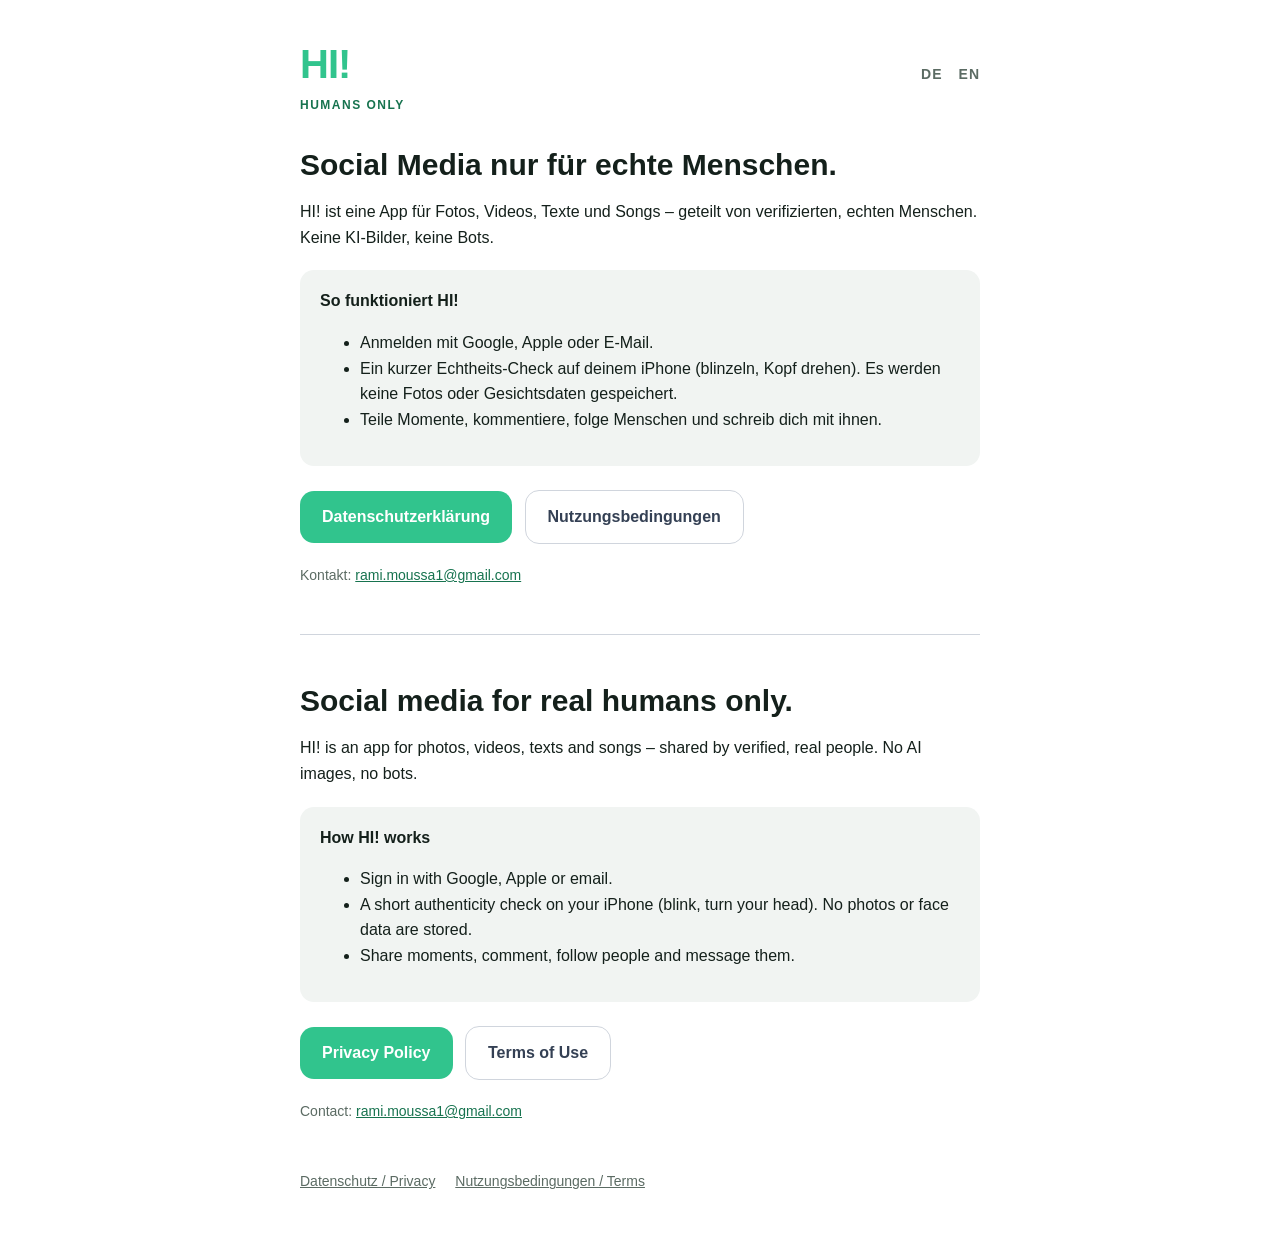
<file: index.html>
<!doctype html>
<html lang="de">
<head>
  <meta charset="utf-8">
  <meta name="viewport" content="width=device-width, initial-scale=1">
  <title>HI! – Humans only</title>
  <meta name="description" content="HI! – Social Media nur für echte Menschen. Social media for real humans only.">
  <link rel="stylesheet" href="style.css">
</head>
<body>
<main>
  <header>
    <div>
      <a class="logo" href="./">HI!</a>
      <div class="slogan">HUMANS ONLY</div>
    </div>
    <nav class="lang"><a href="#de">DE</a><a href="#en">EN</a></nav>
  </header>

  <section id="de" lang="de">
    <h1>Social Media nur für echte Menschen.</h1>
    <p>HI! ist eine App für Fotos, Videos, Texte und Songs – geteilt von verifizierten, echten Menschen. Keine KI-Bilder, keine Bots.</p>
    <div class="card">
      <strong>So funktioniert HI!</strong>
      <ul>
        <li>Anmelden mit Google, Apple oder E-Mail.</li>
        <li>Ein kurzer Echtheits-Check auf deinem iPhone (blinzeln, Kopf drehen). Es werden keine Fotos oder Gesichtsdaten gespeichert.</li>
        <li>Teile Momente, kommentiere, folge Menschen und schreib dich mit ihnen.</li>
      </ul>
    </div>
    <p>
      <a class="button" href="privacy.html#de">Datenschutzerklärung</a>
      <a class="button secondary" href="terms.html#de">Nutzungsbedingungen</a>
    </p>
    <p class="muted">Kontakt: <a href="mailto:rami.moussa1@gmail.com">rami.moussa1@gmail.com</a></p>
  </section>

  <hr>

  <section id="en" lang="en">
    <h1>Social media for real humans only.</h1>
    <p>HI! is an app for photos, videos, texts and songs – shared by verified, real people. No AI images, no bots.</p>
    <div class="card">
      <strong>How HI! works</strong>
      <ul>
        <li>Sign in with Google, Apple or email.</li>
        <li>A short authenticity check on your iPhone (blink, turn your head). No photos or face data are stored.</li>
        <li>Share moments, comment, follow people and message them.</li>
      </ul>
    </div>
    <p>
      <a class="button" href="privacy.html#en">Privacy Policy</a>
      <a class="button secondary" href="terms.html#en">Terms of Use</a>
    </p>
    <p class="muted">Contact: <a href="mailto:rami.moussa1@gmail.com">rami.moussa1@gmail.com</a></p>
  </section>

  <footer>
    <a href="privacy.html">Datenschutz / Privacy</a>
    <a href="terms.html">Nutzungsbedingungen / Terms</a>
  </footer>
</main>
</body>
</html>
</file>
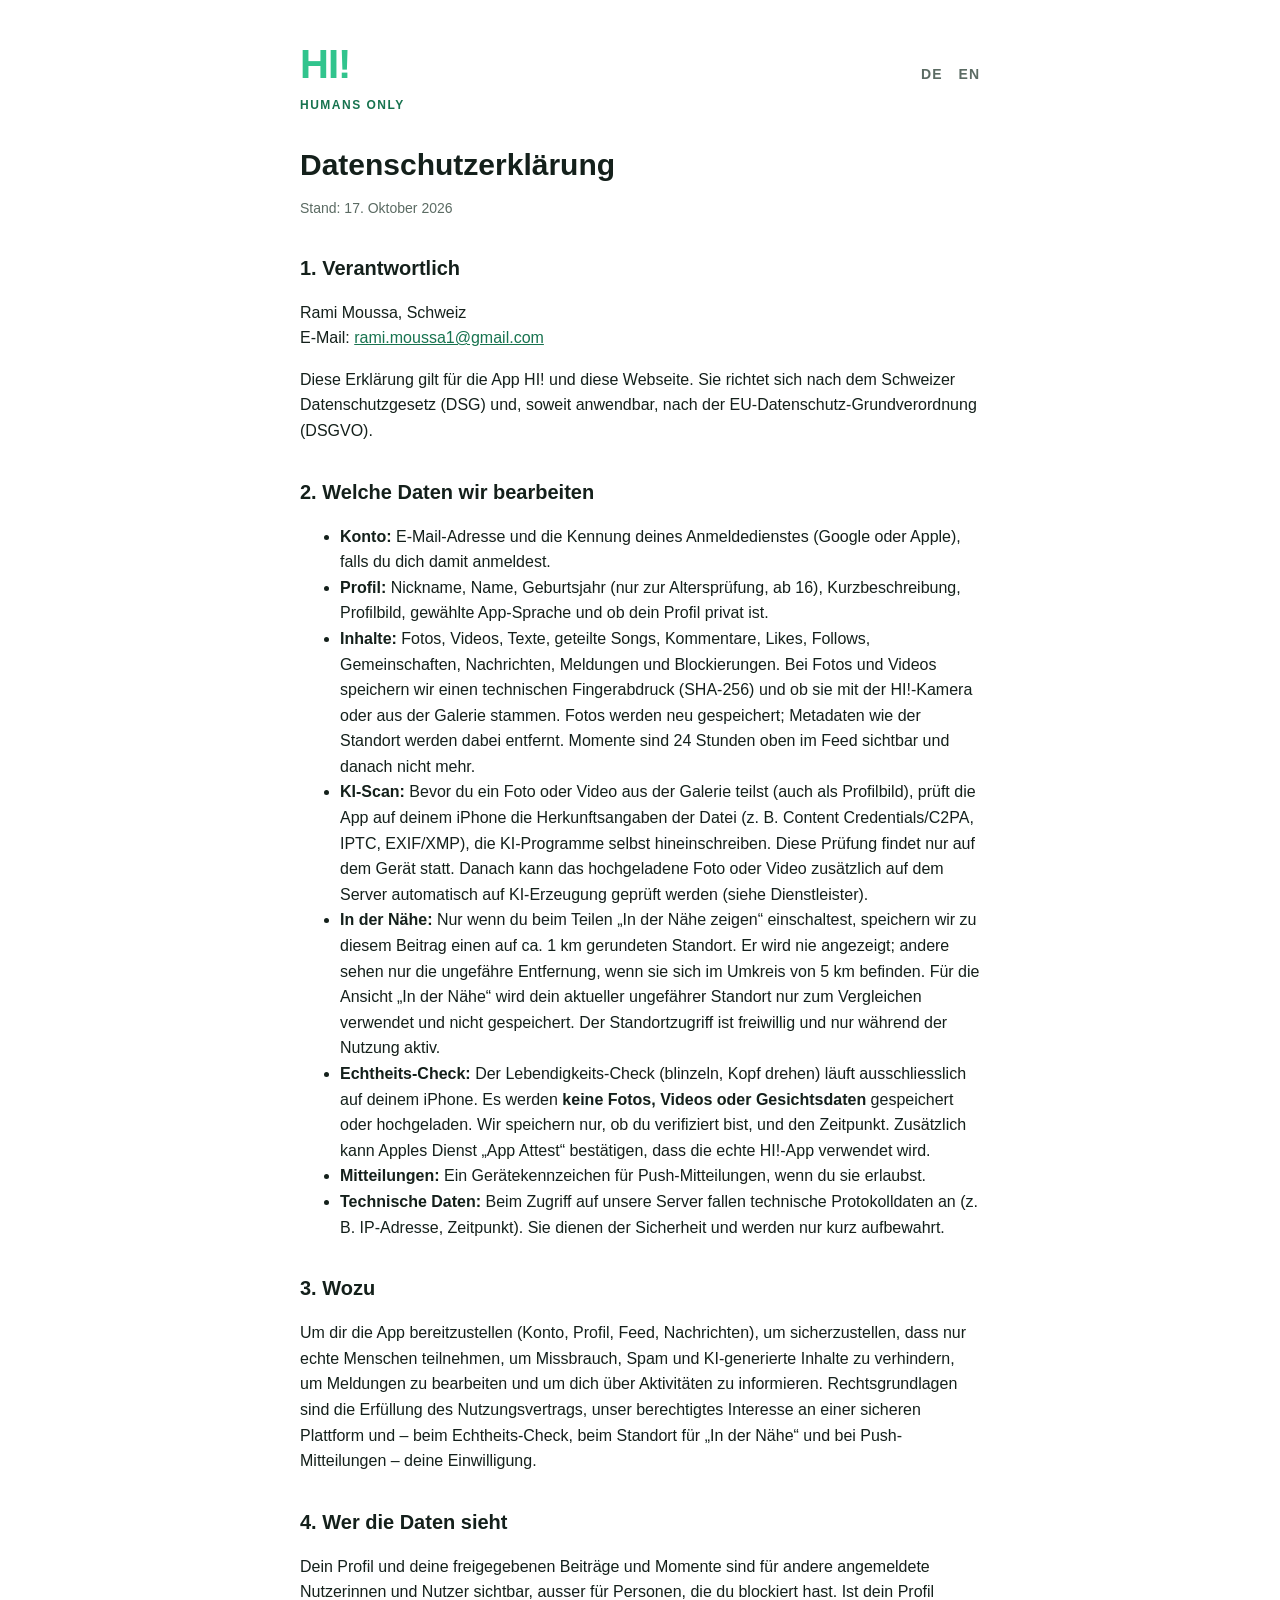
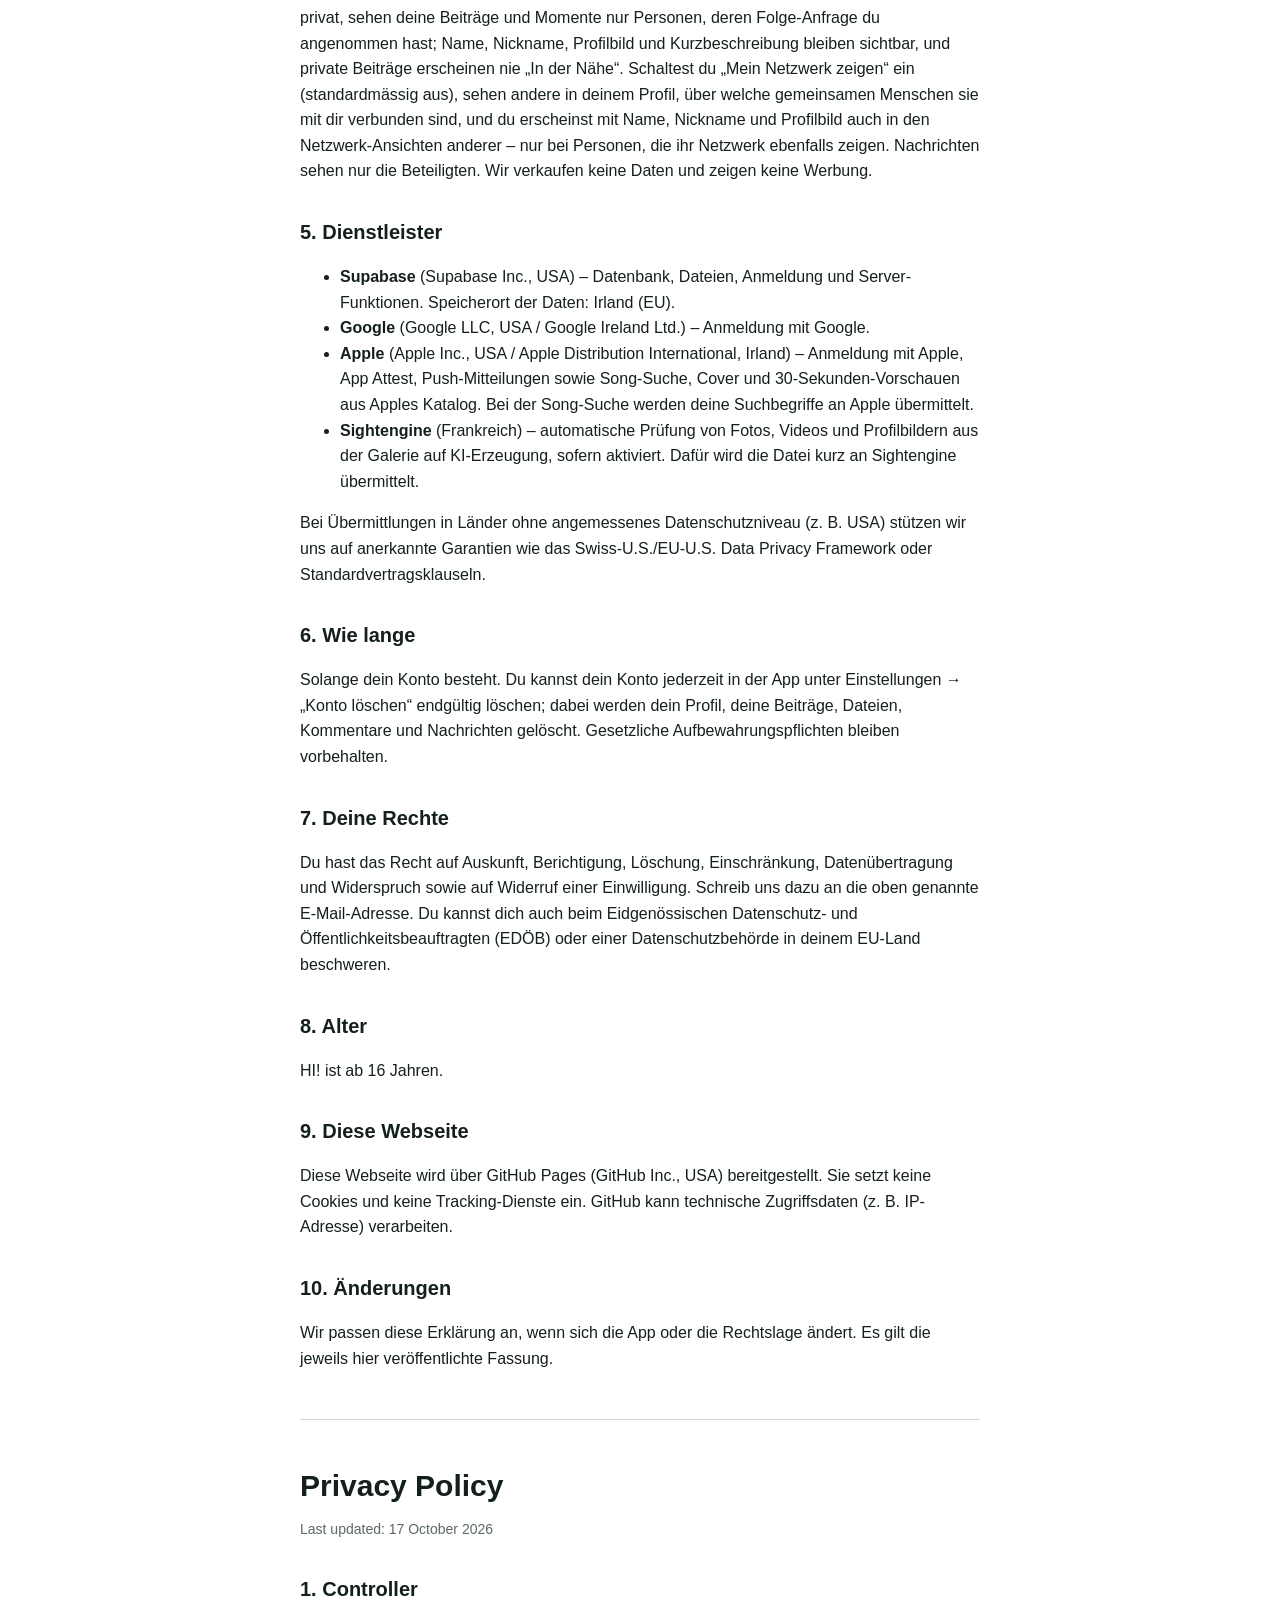
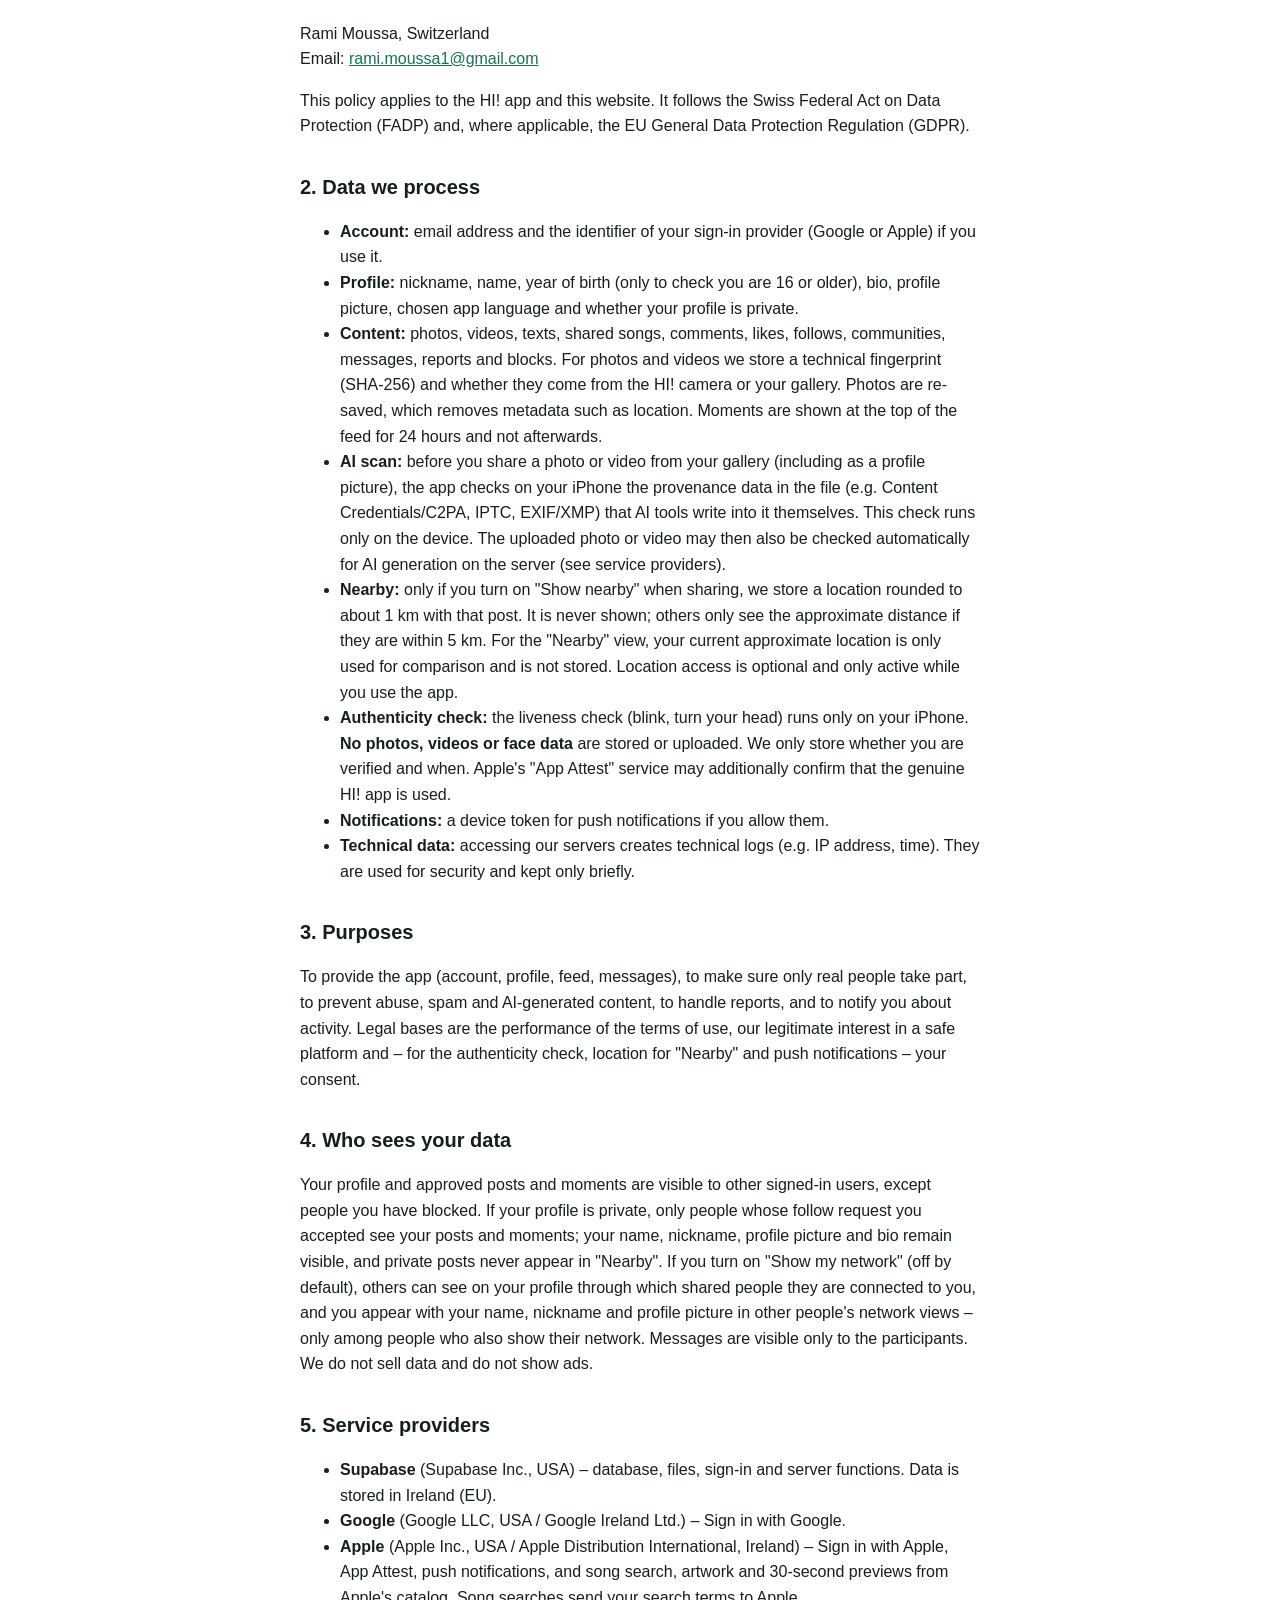
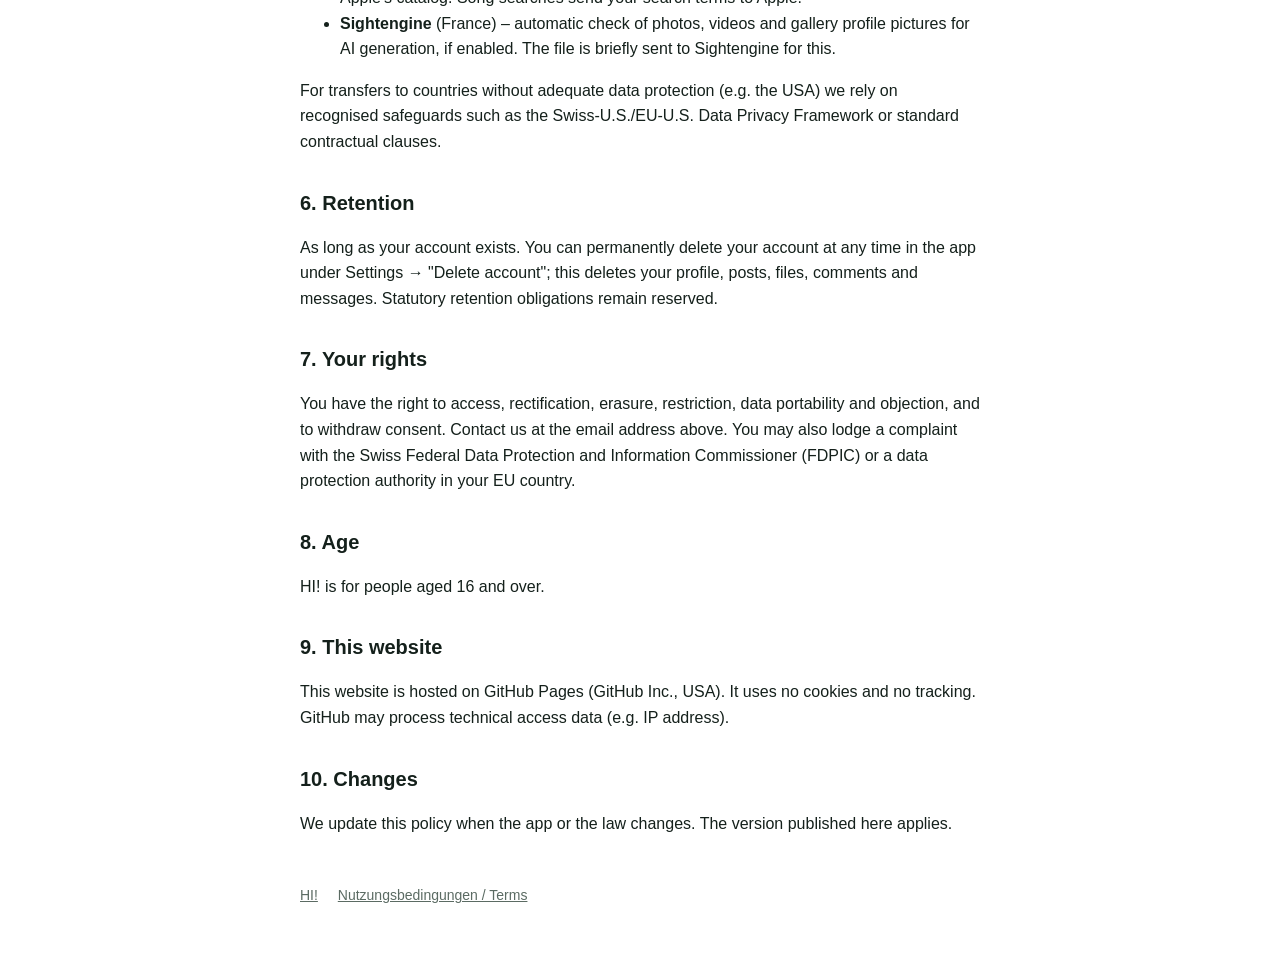
<file: privacy.html>
<!doctype html>
<html lang="de">
<head>
  <meta charset="utf-8">
  <meta name="viewport" content="width=device-width, initial-scale=1">
  <title>HI! – Datenschutzerklärung / Privacy Policy</title>
  <link rel="stylesheet" href="style.css">
</head>
<body>
<main>
  <header>
    <div>
      <a class="logo" href="./">HI!</a>
      <div class="slogan">HUMANS ONLY</div>
    </div>
    <nav class="lang"><a href="#de">DE</a><a href="#en">EN</a></nav>
  </header>

  <section id="de" lang="de">
    <h1>Datenschutzerklärung</h1>
    <p class="muted">Stand: 17. Oktober 2026</p>

    <h2>1. Verantwortlich</h2>
    <p>Rami Moussa, Schweiz<br>E-Mail: <a href="mailto:rami.moussa1@gmail.com">rami.moussa1@gmail.com</a></p>
    <p>Diese Erklärung gilt für die App HI! und diese Webseite. Sie richtet sich nach dem Schweizer Datenschutzgesetz (DSG) und, soweit anwendbar, nach der EU-Datenschutz-Grundverordnung (DSGVO).</p>

    <h2>2. Welche Daten wir bearbeiten</h2>
    <ul>
      <li><strong>Konto:</strong> E-Mail-Adresse und die Kennung deines Anmeldedienstes (Google oder Apple), falls du dich damit anmeldest.</li>
      <li><strong>Profil:</strong> Nickname, Name, Geburtsjahr (nur zur Altersprüfung, ab 16), Kurzbeschreibung, Profilbild, gewählte App-Sprache und ob dein Profil privat ist.</li>
      <li><strong>Inhalte:</strong> Fotos, Videos, Texte, geteilte Songs, Kommentare, Likes, Follows, Gemeinschaften, Nachrichten, Meldungen und Blockierungen. Bei Fotos und Videos speichern wir einen technischen Fingerabdruck (SHA-256) und ob sie mit der HI!-Kamera oder aus der Galerie stammen. Fotos werden neu gespeichert; Metadaten wie der Standort werden dabei entfernt. Momente sind 24 Stunden oben im Feed sichtbar und danach nicht mehr.</li>
      <li><strong>KI-Scan:</strong> Bevor du ein Foto oder Video aus der Galerie teilst (auch als Profilbild), prüft die App auf deinem iPhone die Herkunftsangaben der Datei (z. B. Content Credentials/C2PA, IPTC, EXIF/XMP), die KI-Programme selbst hineinschreiben. Diese Prüfung findet nur auf dem Gerät statt. Danach kann das hochgeladene Foto oder Video zusätzlich auf dem Server automatisch auf KI-Erzeugung geprüft werden (siehe Dienstleister).</li>
      <li><strong>In der Nähe:</strong> Nur wenn du beim Teilen „In der Nähe zeigen“ einschaltest, speichern wir zu diesem Beitrag einen auf ca. 1 km gerundeten Standort. Er wird nie angezeigt; andere sehen nur die ungefähre Entfernung, wenn sie sich im Umkreis von 5 km befinden. Für die Ansicht „In der Nähe“ wird dein aktueller ungefährer Standort nur zum Vergleichen verwendet und nicht gespeichert. Der Standortzugriff ist freiwillig und nur während der Nutzung aktiv.</li>
      <li><strong>Echtheits-Check:</strong> Der Lebendigkeits-Check (blinzeln, Kopf drehen) läuft ausschliesslich auf deinem iPhone. Es werden <strong>keine Fotos, Videos oder Gesichtsdaten</strong> gespeichert oder hochgeladen. Wir speichern nur, ob du verifiziert bist, und den Zeitpunkt. Zusätzlich kann Apples Dienst „App Attest“ bestätigen, dass die echte HI!-App verwendet wird.</li>
      <li><strong>Mitteilungen:</strong> Ein Gerätekennzeichen für Push-Mitteilungen, wenn du sie erlaubst.</li>
      <li><strong>Technische Daten:</strong> Beim Zugriff auf unsere Server fallen technische Protokolldaten an (z. B. IP-Adresse, Zeitpunkt). Sie dienen der Sicherheit und werden nur kurz aufbewahrt.</li>
    </ul>

    <h2>3. Wozu</h2>
    <p>Um dir die App bereitzustellen (Konto, Profil, Feed, Nachrichten), um sicherzustellen, dass nur echte Menschen teilnehmen, um Missbrauch, Spam und KI-generierte Inhalte zu verhindern, um Meldungen zu bearbeiten und um dich über Aktivitäten zu informieren. Rechtsgrundlagen sind die Erfüllung des Nutzungsvertrags, unser berechtigtes Interesse an einer sicheren Plattform und – beim Echtheits-Check, beim Standort für „In der Nähe“ und bei Push-Mitteilungen – deine Einwilligung.</p>

    <h2>4. Wer die Daten sieht</h2>
    <p>Dein Profil und deine freigegebenen Beiträge und Momente sind für andere angemeldete Nutzerinnen und Nutzer sichtbar, ausser für Personen, die du blockiert hast. Ist dein Profil privat, sehen deine Beiträge und Momente nur Personen, deren Folge-Anfrage du angenommen hast; Name, Nickname, Profilbild und Kurzbeschreibung bleiben sichtbar, und private Beiträge erscheinen nie „In der Nähe“. Schaltest du „Mein Netzwerk zeigen“ ein (standardmässig aus), sehen andere in deinem Profil, über welche gemeinsamen Menschen sie mit dir verbunden sind, und du erscheinst mit Name, Nickname und Profilbild auch in den Netzwerk-Ansichten anderer – nur bei Personen, die ihr Netzwerk ebenfalls zeigen. Nachrichten sehen nur die Beteiligten. Wir verkaufen keine Daten und zeigen keine Werbung.</p>

    <h2>5. Dienstleister</h2>
    <ul>
      <li><strong>Supabase</strong> (Supabase Inc., USA) – Datenbank, Dateien, Anmeldung und Server-Funktionen. Speicherort der Daten: Irland (EU).</li>
      <li><strong>Google</strong> (Google LLC, USA / Google Ireland Ltd.) – Anmeldung mit Google.</li>
      <li><strong>Apple</strong> (Apple Inc., USA / Apple Distribution International, Irland) – Anmeldung mit Apple, App Attest, Push-Mitteilungen sowie Song-Suche, Cover und 30-Sekunden-Vorschauen aus Apples Katalog. Bei der Song-Suche werden deine Suchbegriffe an Apple übermittelt.</li>
      <li><strong>Sightengine</strong> (Frankreich) – automatische Prüfung von Fotos, Videos und Profilbildern aus der Galerie auf KI-Erzeugung, sofern aktiviert. Dafür wird die Datei kurz an Sightengine übermittelt.</li>
    </ul>
    <p>Bei Übermittlungen in Länder ohne angemessenes Datenschutzniveau (z. B. USA) stützen wir uns auf anerkannte Garantien wie das Swiss-U.S./EU-U.S. Data Privacy Framework oder Standardvertragsklauseln.</p>

    <h2>6. Wie lange</h2>
    <p>Solange dein Konto besteht. Du kannst dein Konto jederzeit in der App unter Einstellungen → „Konto löschen“ endgültig löschen; dabei werden dein Profil, deine Beiträge, Dateien, Kommentare und Nachrichten gelöscht. Gesetzliche Aufbewahrungspflichten bleiben vorbehalten.</p>

    <h2>7. Deine Rechte</h2>
    <p>Du hast das Recht auf Auskunft, Berichtigung, Löschung, Einschränkung, Datenübertragung und Widerspruch sowie auf Widerruf einer Einwilligung. Schreib uns dazu an die oben genannte E-Mail-Adresse. Du kannst dich auch beim Eidgenössischen Datenschutz- und Öffentlichkeitsbeauftragten (EDÖB) oder einer Datenschutzbehörde in deinem EU-Land beschweren.</p>

    <h2>8. Alter</h2>
    <p>HI! ist ab 16 Jahren.</p>

    <h2>9. Diese Webseite</h2>
    <p>Diese Webseite wird über GitHub Pages (GitHub Inc., USA) bereitgestellt. Sie setzt keine Cookies und keine Tracking-Dienste ein. GitHub kann technische Zugriffsdaten (z. B. IP-Adresse) verarbeiten.</p>

    <h2>10. Änderungen</h2>
    <p>Wir passen diese Erklärung an, wenn sich die App oder die Rechtslage ändert. Es gilt die jeweils hier veröffentlichte Fassung.</p>
  </section>

  <hr>

  <section id="en" lang="en">
    <h1>Privacy Policy</h1>
    <p class="muted">Last updated: 17 October 2026</p>

    <h2>1. Controller</h2>
    <p>Rami Moussa, Switzerland<br>Email: <a href="mailto:rami.moussa1@gmail.com">rami.moussa1@gmail.com</a></p>
    <p>This policy applies to the HI! app and this website. It follows the Swiss Federal Act on Data Protection (FADP) and, where applicable, the EU General Data Protection Regulation (GDPR).</p>

    <h2>2. Data we process</h2>
    <ul>
      <li><strong>Account:</strong> email address and the identifier of your sign-in provider (Google or Apple) if you use it.</li>
      <li><strong>Profile:</strong> nickname, name, year of birth (only to check you are 16 or older), bio, profile picture, chosen app language and whether your profile is private.</li>
      <li><strong>Content:</strong> photos, videos, texts, shared songs, comments, likes, follows, communities, messages, reports and blocks. For photos and videos we store a technical fingerprint (SHA-256) and whether they come from the HI! camera or your gallery. Photos are re-saved, which removes metadata such as location. Moments are shown at the top of the feed for 24 hours and not afterwards.</li>
      <li><strong>AI scan:</strong> before you share a photo or video from your gallery (including as a profile picture), the app checks on your iPhone the provenance data in the file (e.g. Content Credentials/C2PA, IPTC, EXIF/XMP) that AI tools write into it themselves. This check runs only on the device. The uploaded photo or video may then also be checked automatically for AI generation on the server (see service providers).</li>
      <li><strong>Nearby:</strong> only if you turn on "Show nearby" when sharing, we store a location rounded to about 1 km with that post. It is never shown; others only see the approximate distance if they are within 5 km. For the "Nearby" view, your current approximate location is only used for comparison and is not stored. Location access is optional and only active while you use the app.</li>
      <li><strong>Authenticity check:</strong> the liveness check (blink, turn your head) runs only on your iPhone. <strong>No photos, videos or face data</strong> are stored or uploaded. We only store whether you are verified and when. Apple's "App Attest" service may additionally confirm that the genuine HI! app is used.</li>
      <li><strong>Notifications:</strong> a device token for push notifications if you allow them.</li>
      <li><strong>Technical data:</strong> accessing our servers creates technical logs (e.g. IP address, time). They are used for security and kept only briefly.</li>
    </ul>

    <h2>3. Purposes</h2>
    <p>To provide the app (account, profile, feed, messages), to make sure only real people take part, to prevent abuse, spam and AI-generated content, to handle reports, and to notify you about activity. Legal bases are the performance of the terms of use, our legitimate interest in a safe platform and – for the authenticity check, location for "Nearby" and push notifications – your consent.</p>

    <h2>4. Who sees your data</h2>
    <p>Your profile and approved posts and moments are visible to other signed-in users, except people you have blocked. If your profile is private, only people whose follow request you accepted see your posts and moments; your name, nickname, profile picture and bio remain visible, and private posts never appear in "Nearby". If you turn on "Show my network" (off by default), others can see on your profile through which shared people they are connected to you, and you appear with your name, nickname and profile picture in other people's network views – only among people who also show their network. Messages are visible only to the participants. We do not sell data and do not show ads.</p>

    <h2>5. Service providers</h2>
    <ul>
      <li><strong>Supabase</strong> (Supabase Inc., USA) – database, files, sign-in and server functions. Data is stored in Ireland (EU).</li>
      <li><strong>Google</strong> (Google LLC, USA / Google Ireland Ltd.) – Sign in with Google.</li>
      <li><strong>Apple</strong> (Apple Inc., USA / Apple Distribution International, Ireland) – Sign in with Apple, App Attest, push notifications, and song search, artwork and 30-second previews from Apple's catalog. Song searches send your search terms to Apple.</li>
      <li><strong>Sightengine</strong> (France) – automatic check of photos, videos and gallery profile pictures for AI generation, if enabled. The file is briefly sent to Sightengine for this.</li>
    </ul>
    <p>For transfers to countries without adequate data protection (e.g. the USA) we rely on recognised safeguards such as the Swiss-U.S./EU-U.S. Data Privacy Framework or standard contractual clauses.</p>

    <h2>6. Retention</h2>
    <p>As long as your account exists. You can permanently delete your account at any time in the app under Settings → "Delete account"; this deletes your profile, posts, files, comments and messages. Statutory retention obligations remain reserved.</p>

    <h2>7. Your rights</h2>
    <p>You have the right to access, rectification, erasure, restriction, data portability and objection, and to withdraw consent. Contact us at the email address above. You may also lodge a complaint with the Swiss Federal Data Protection and Information Commissioner (FDPIC) or a data protection authority in your EU country.</p>

    <h2>8. Age</h2>
    <p>HI! is for people aged 16 and over.</p>

    <h2>9. This website</h2>
    <p>This website is hosted on GitHub Pages (GitHub Inc., USA). It uses no cookies and no tracking. GitHub may process technical access data (e.g. IP address).</p>

    <h2>10. Changes</h2>
    <p>We update this policy when the app or the law changes. The version published here applies.</p>
  </section>

  <footer>
    <a href="./">HI!</a>
    <a href="terms.html">Nutzungsbedingungen / Terms</a>
  </footer>
</main>
</body>
</html>
</file>
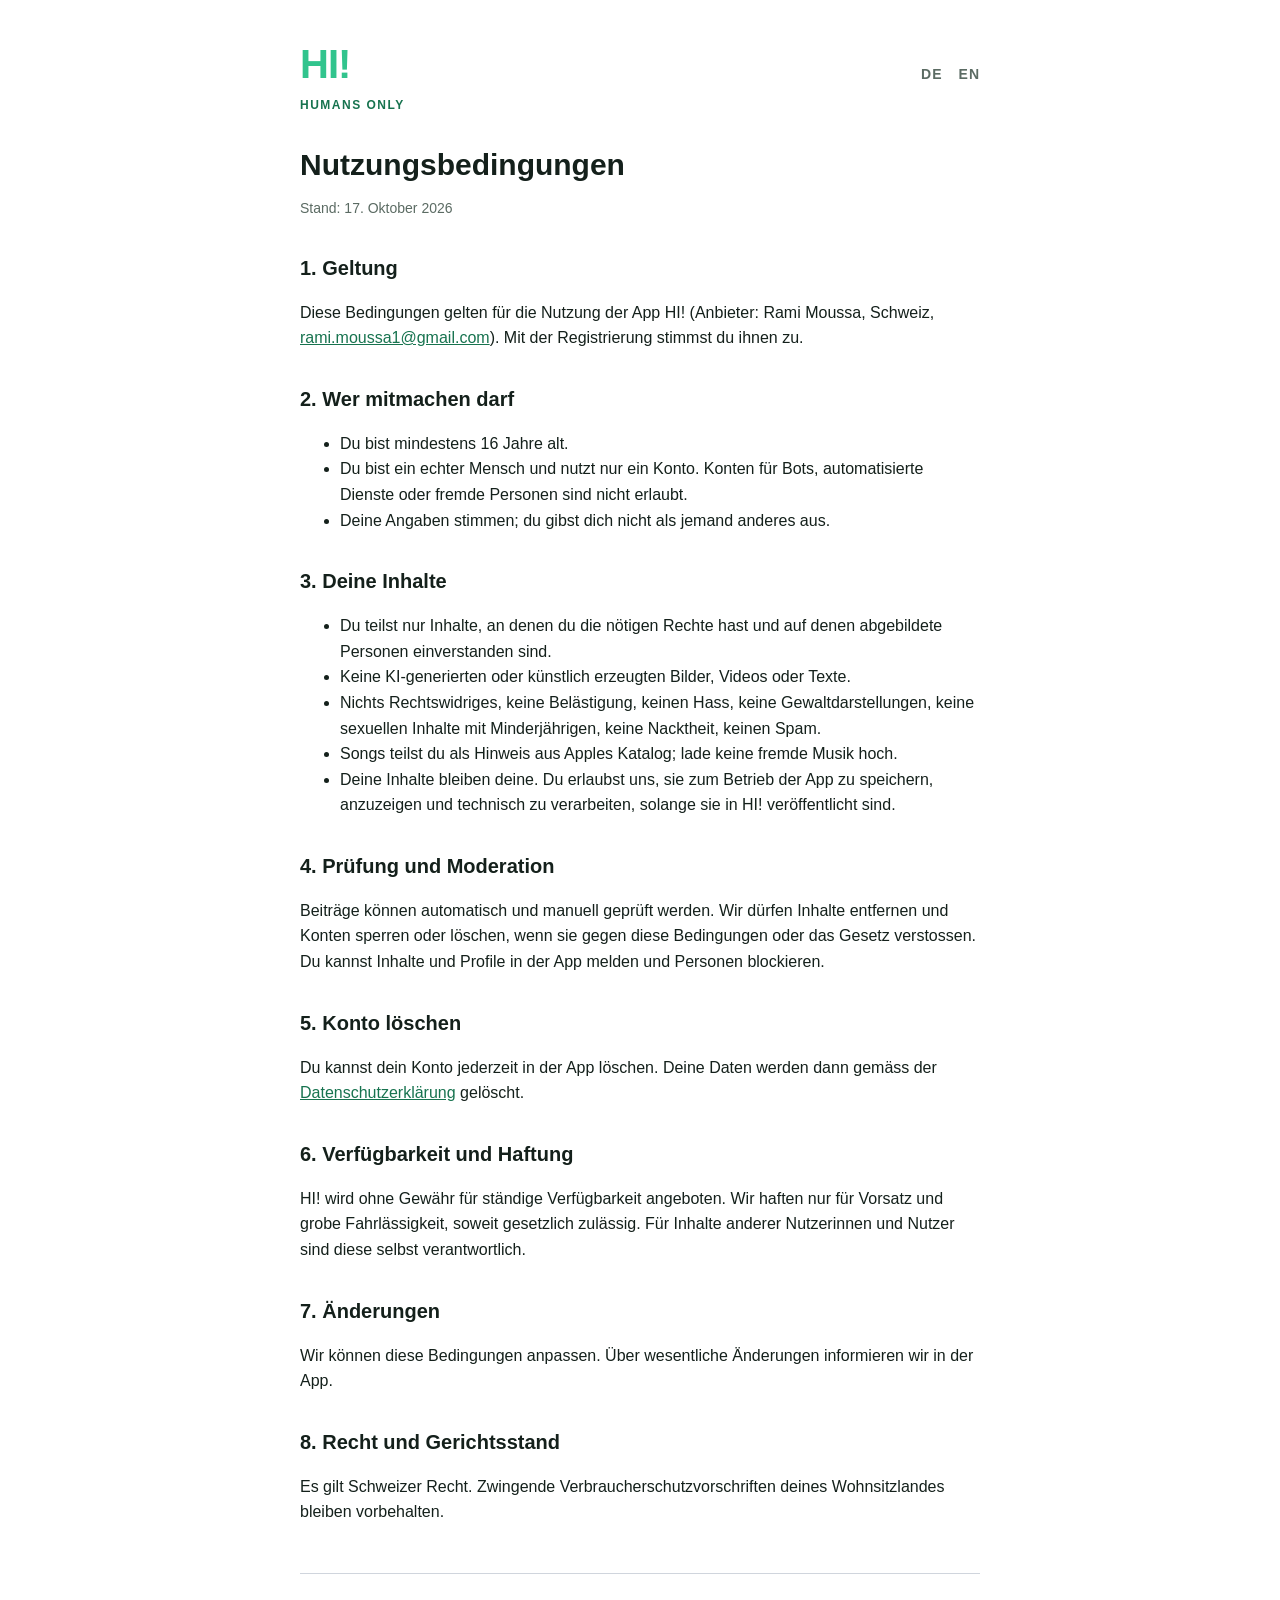
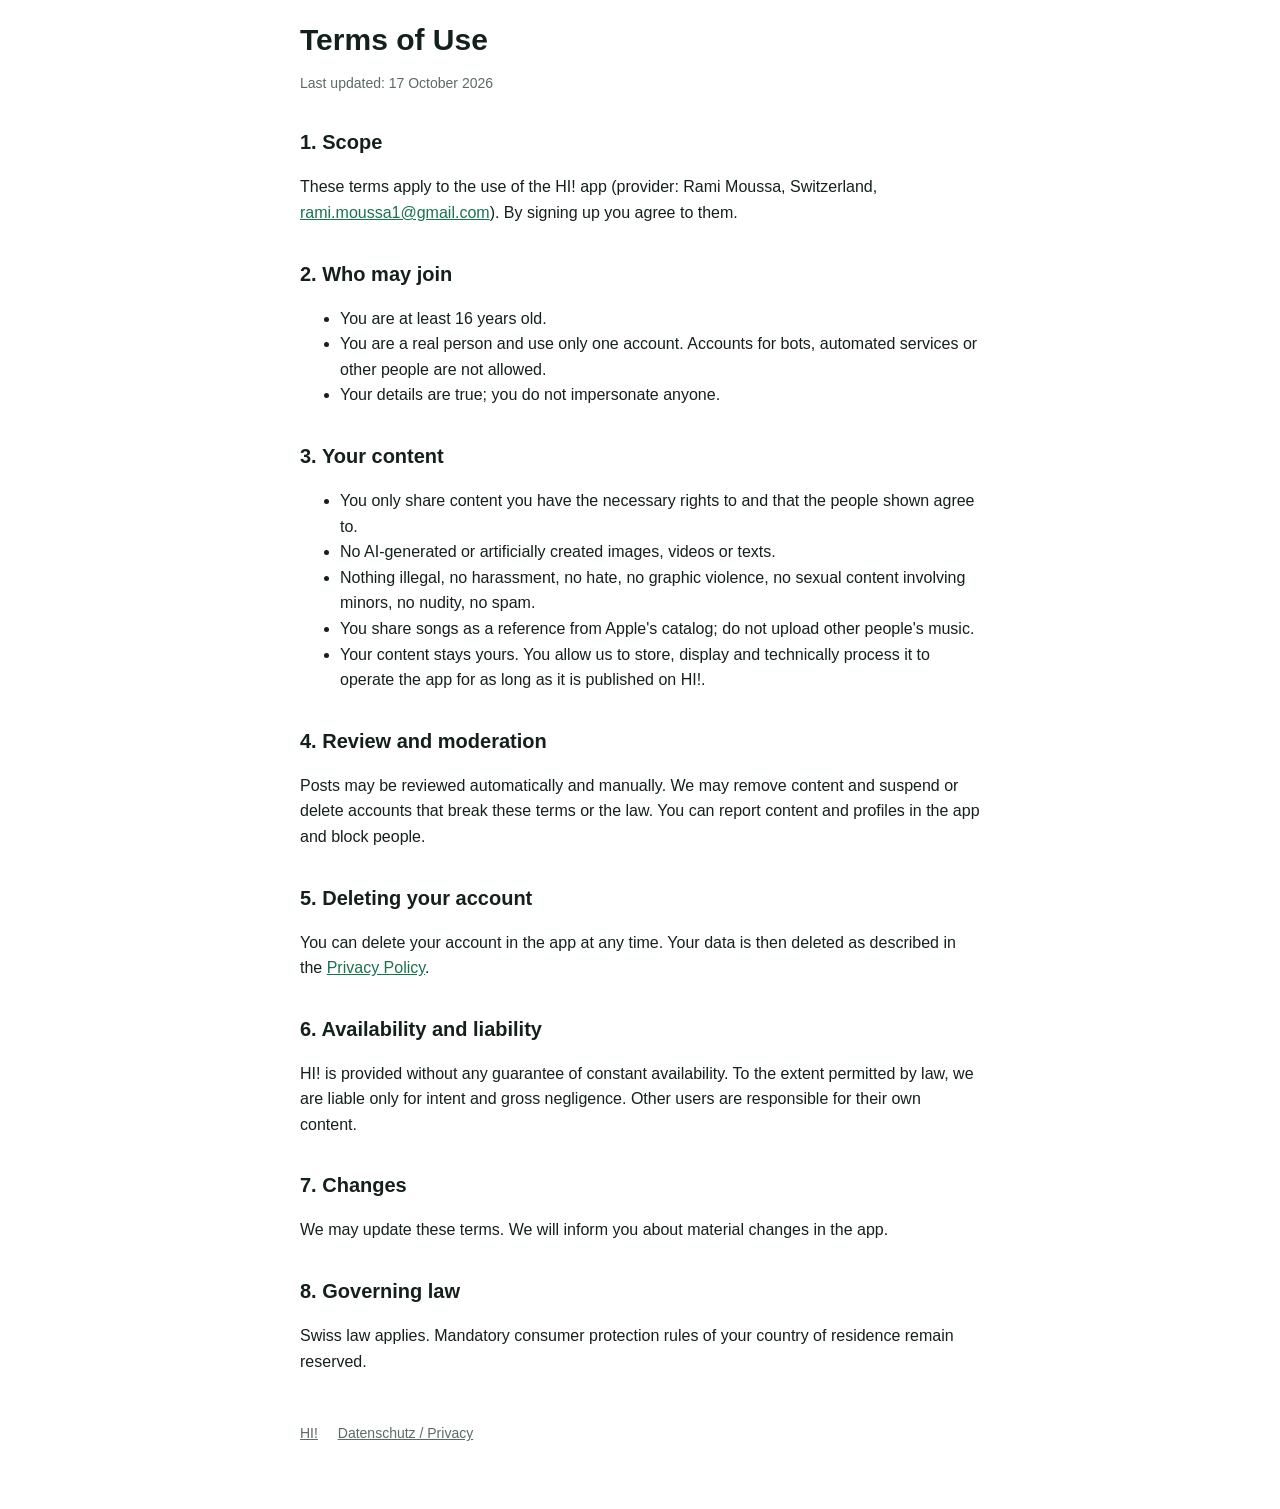
<file: terms.html>
<!doctype html>
<html lang="de">
<head>
  <meta charset="utf-8">
  <meta name="viewport" content="width=device-width, initial-scale=1">
  <title>HI! – Nutzungsbedingungen / Terms of Use</title>
  <link rel="stylesheet" href="style.css">
</head>
<body>
<main>
  <header>
    <div>
      <a class="logo" href="./">HI!</a>
      <div class="slogan">HUMANS ONLY</div>
    </div>
    <nav class="lang"><a href="#de">DE</a><a href="#en">EN</a></nav>
  </header>

  <section id="de" lang="de">
    <h1>Nutzungsbedingungen</h1>
    <p class="muted">Stand: 17. Oktober 2026</p>

    <h2>1. Geltung</h2>
    <p>Diese Bedingungen gelten für die Nutzung der App HI! (Anbieter: Rami Moussa, Schweiz, <a href="mailto:rami.moussa1@gmail.com">rami.moussa1@gmail.com</a>). Mit der Registrierung stimmst du ihnen zu.</p>

    <h2>2. Wer mitmachen darf</h2>
    <ul>
      <li>Du bist mindestens 16 Jahre alt.</li>
      <li>Du bist ein echter Mensch und nutzt nur ein Konto. Konten für Bots, automatisierte Dienste oder fremde Personen sind nicht erlaubt.</li>
      <li>Deine Angaben stimmen; du gibst dich nicht als jemand anderes aus.</li>
    </ul>

    <h2>3. Deine Inhalte</h2>
    <ul>
      <li>Du teilst nur Inhalte, an denen du die nötigen Rechte hast und auf denen abgebildete Personen einverstanden sind.</li>
      <li>Keine KI-generierten oder künstlich erzeugten Bilder, Videos oder Texte.</li>
      <li>Nichts Rechtswidriges, keine Belästigung, keinen Hass, keine Gewaltdarstellungen, keine sexuellen Inhalte mit Minderjährigen, keine Nacktheit, keinen Spam.</li>
      <li>Songs teilst du als Hinweis aus Apples Katalog; lade keine fremde Musik hoch.</li>
      <li>Deine Inhalte bleiben deine. Du erlaubst uns, sie zum Betrieb der App zu speichern, anzuzeigen und technisch zu verarbeiten, solange sie in HI! veröffentlicht sind.</li>
    </ul>

    <h2>4. Prüfung und Moderation</h2>
    <p>Beiträge können automatisch und manuell geprüft werden. Wir dürfen Inhalte entfernen und Konten sperren oder löschen, wenn sie gegen diese Bedingungen oder das Gesetz verstossen. Du kannst Inhalte und Profile in der App melden und Personen blockieren.</p>

    <h2>5. Konto löschen</h2>
    <p>Du kannst dein Konto jederzeit in der App löschen. Deine Daten werden dann gemäss der <a href="privacy.html#de">Datenschutzerklärung</a> gelöscht.</p>

    <h2>6. Verfügbarkeit und Haftung</h2>
    <p>HI! wird ohne Gewähr für ständige Verfügbarkeit angeboten. Wir haften nur für Vorsatz und grobe Fahrlässigkeit, soweit gesetzlich zulässig. Für Inhalte anderer Nutzerinnen und Nutzer sind diese selbst verantwortlich.</p>

    <h2>7. Änderungen</h2>
    <p>Wir können diese Bedingungen anpassen. Über wesentliche Änderungen informieren wir in der App.</p>

    <h2>8. Recht und Gerichtsstand</h2>
    <p>Es gilt Schweizer Recht. Zwingende Verbraucherschutzvorschriften deines Wohnsitzlandes bleiben vorbehalten.</p>
  </section>

  <hr>

  <section id="en" lang="en">
    <h1>Terms of Use</h1>
    <p class="muted">Last updated: 17 October 2026</p>

    <h2>1. Scope</h2>
    <p>These terms apply to the use of the HI! app (provider: Rami Moussa, Switzerland, <a href="mailto:rami.moussa1@gmail.com">rami.moussa1@gmail.com</a>). By signing up you agree to them.</p>

    <h2>2. Who may join</h2>
    <ul>
      <li>You are at least 16 years old.</li>
      <li>You are a real person and use only one account. Accounts for bots, automated services or other people are not allowed.</li>
      <li>Your details are true; you do not impersonate anyone.</li>
    </ul>

    <h2>3. Your content</h2>
    <ul>
      <li>You only share content you have the necessary rights to and that the people shown agree to.</li>
      <li>No AI-generated or artificially created images, videos or texts.</li>
      <li>Nothing illegal, no harassment, no hate, no graphic violence, no sexual content involving minors, no nudity, no spam.</li>
      <li>You share songs as a reference from Apple's catalog; do not upload other people's music.</li>
      <li>Your content stays yours. You allow us to store, display and technically process it to operate the app for as long as it is published on HI!.</li>
    </ul>

    <h2>4. Review and moderation</h2>
    <p>Posts may be reviewed automatically and manually. We may remove content and suspend or delete accounts that break these terms or the law. You can report content and profiles in the app and block people.</p>

    <h2>5. Deleting your account</h2>
    <p>You can delete your account in the app at any time. Your data is then deleted as described in the <a href="privacy.html#en">Privacy Policy</a>.</p>

    <h2>6. Availability and liability</h2>
    <p>HI! is provided without any guarantee of constant availability. To the extent permitted by law, we are liable only for intent and gross negligence. Other users are responsible for their own content.</p>

    <h2>7. Changes</h2>
    <p>We may update these terms. We will inform you about material changes in the app.</p>

    <h2>8. Governing law</h2>
    <p>Swiss law applies. Mandatory consumer protection rules of your country of residence remain reserved.</p>
  </section>

  <footer>
    <a href="./">HI!</a>
    <a href="privacy.html">Datenschutz / Privacy</a>
  </footer>
</main>
</body>
</html>
</file>
<file: style.css>
:root {
  --green: #31C48D;
  --green-dark: #17734F;
  --ink: #14201B;
  --muted: #5B6B63;
  --field: #F1F4F2;
  --border: #D0D5DD;
  --bg: #FFFFFF;
}
* { box-sizing: border-box; }
body {
  margin: 0;
  background: var(--bg);
  color: var(--ink);
  font: 16px/1.6 -apple-system, BlinkMacSystemFont, "Helvetica Neue", Arial, sans-serif;
}
main { max-width: 720px; margin: 0 auto; padding: 32px 20px 64px; }
header { display: flex; align-items: center; justify-content: space-between; gap: 16px; margin-bottom: 32px; }
.logo { font-weight: 900; font-size: 40px; letter-spacing: -1px; color: var(--green); text-decoration: none; }
.slogan { font-size: 12px; font-weight: 700; letter-spacing: 1.5px; color: var(--green-dark); }
.lang a { font-weight: 700; font-size: 14px; color: var(--muted); text-decoration: none; margin-left: 16px; letter-spacing: 1px; }
.lang a:hover { color: var(--green-dark); }
h1 { font-size: 30px; line-height: 1.2; margin: 0 0 8px; }
h2 { font-size: 20px; margin: 32px 0 8px; }
p, li { color: var(--ink); }
.muted { color: var(--muted); font-size: 14px; }
a { color: var(--green-dark); }
.card { background: var(--field); border-radius: 14px; padding: 18px 20px; margin: 20px 0; }
.button { display: inline-block; background: var(--green); color: #fff; font-weight: 700; padding: 13px 22px; border-radius: 14px; text-decoration: none; margin: 4px 8px 4px 0; }
.button.secondary { background: #fff; color: #344054; border: 1px solid var(--border); }
hr { border: 0; border-top: 1px solid var(--border); margin: 48px 0; }
footer { margin-top: 48px; font-size: 14px; color: var(--muted); }
footer a { color: var(--muted); margin-right: 16px; }
</file>
